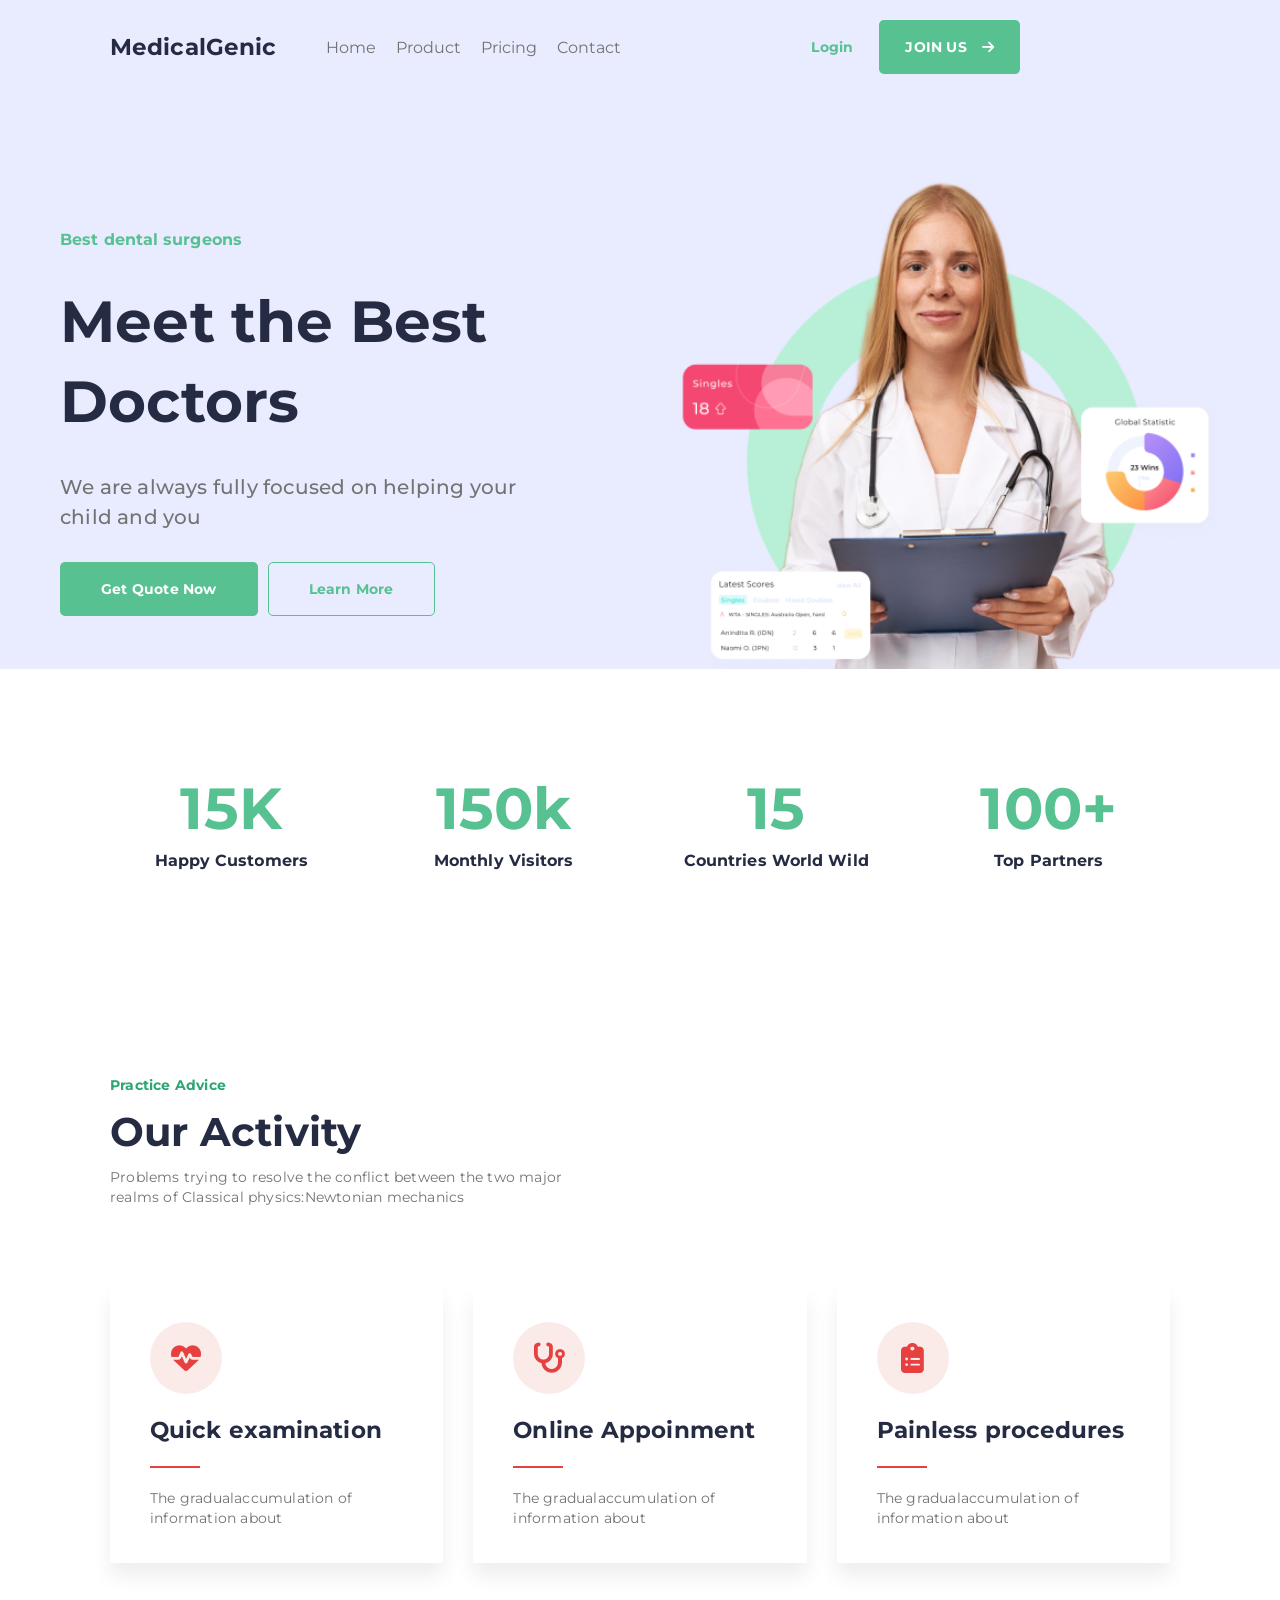
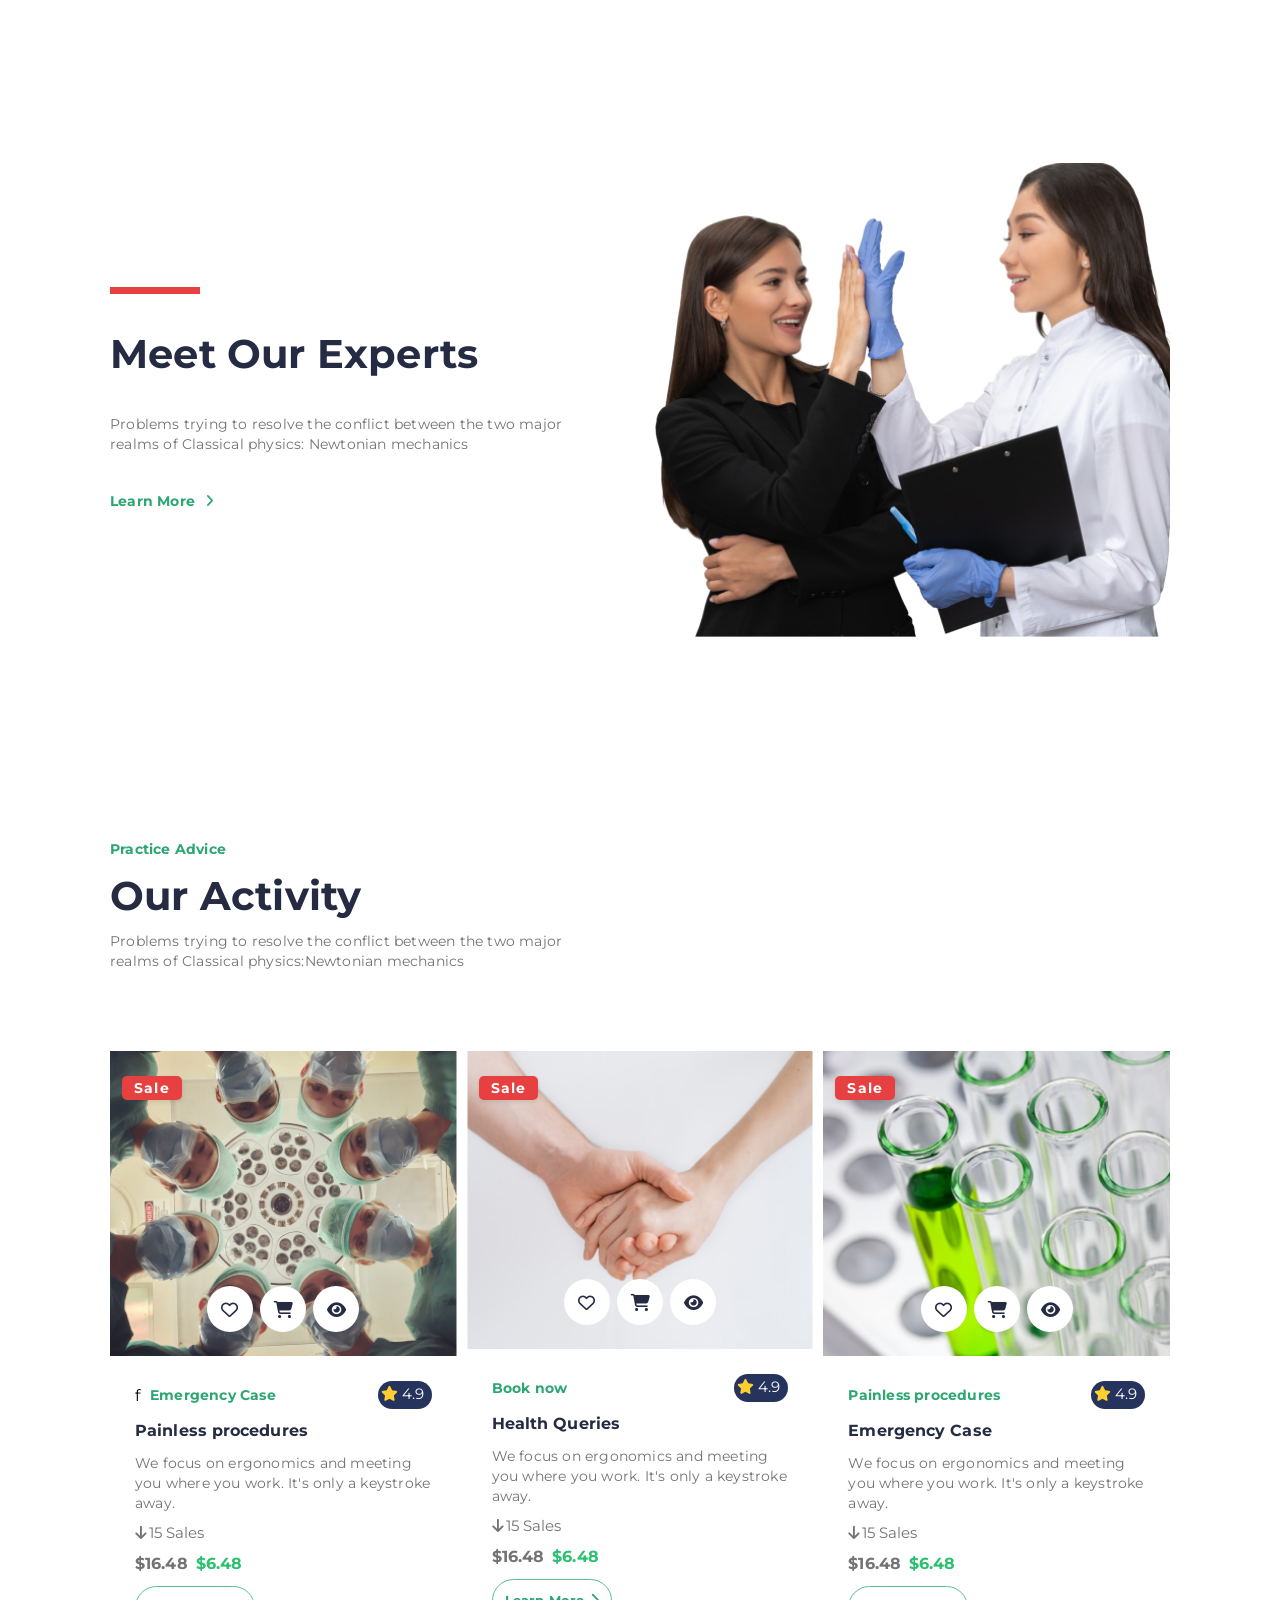
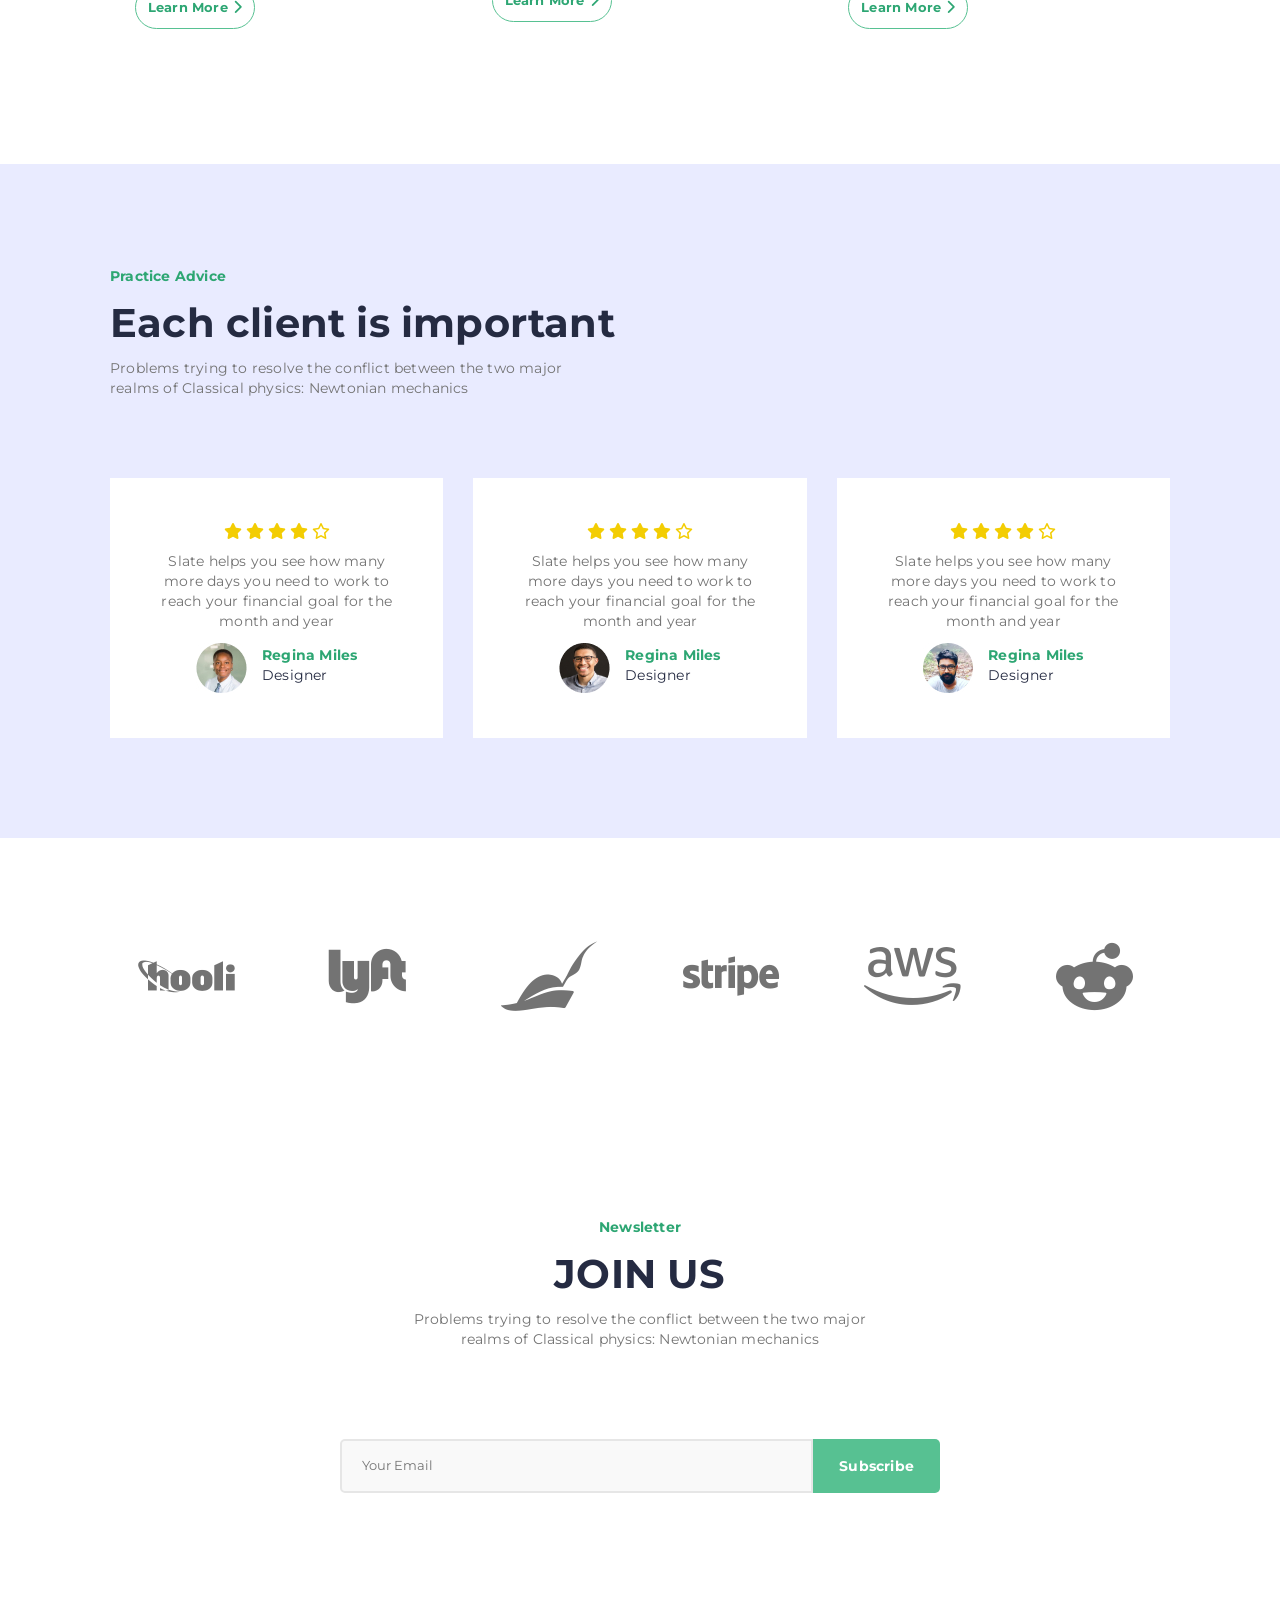
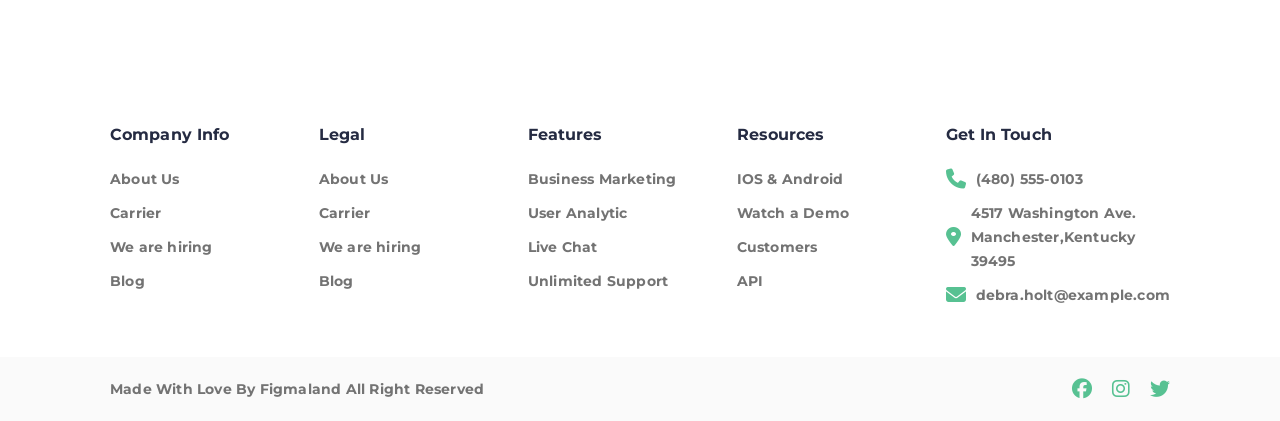
<file: index.html>
<!DOCTYPE html>
<html lang="en">

<head>
  <link rel="stylesheet" href="https://cdnjs.cloudflare.com/ajax/libs/font-awesome/6.4.2/css/all.min.css"
    integrity="sha512-z3gLpd7yknf1YoNbCzqRKc4qyor8gaKU1qmn+CShxbuBusANI9QpRohGBreCFkKxLhei6S9CQXFEbbKuqLg0DA=="
    crossorigin="anonymous" referrerpolicy="no-referrer" />
  <link rel="preconnect" href="https://fonts.googleapis.com">
  <link rel="preconnect" href="https://fonts.gstatic.com" crossorigin>
  <meta charset="UTF-8">
  <meta name="viewport" content="width=device-width, initial-scale=1.0">
  <title>project</title>
  <link rel="stylesheet" href="/css/sample2.css">
  <link rel="stylesheet" href="css/responsive.css">
 

  
</head>

<body>

  
  <header  class="header-main ">
    <div class="container">
      <div class="head">
        <div class="brand">
          <h3 class="brand-head">MedicalGenic </h3>
          <!-- <div class="nav-bar"> -->
          <nav class="nav-bar">
            <ul>
              <li><a href="#">Home</a></li>
              <li><a href="#">Product</a></li>
              <li><a href="#">Pricing</a></li>
              <li><a href="#">Contact</a></li>
            </ul>

          </nav>
          <!-- </div> -->

        </div>
        <div class="header-btn">
          <button class="btn">Login</button>
          <button class="btn filled">
            <span>JOIN US</span>
            <i class="fa-solid fa-arrow-right"></i>
          </button>
        </div>
      </div>
    </div>
  </header>
  <!-- banner section -->
  <section class="header">
    <div class="main-container">
      <div class=" banner-main">
        <div class="banner-section">
          <h5>Best dental surgeons</h5>
          <h1>Meet the Best Doctors</h1>
          <h4>We are always fully focused on helping your
            child and you </h4>
          <div class="bottom_btn">
            <button class="btn filled banner-btn">Get Quote Now</button>
            <button class="btn banner-btn Btn ">Learn More </button>
          </div>

        </div>
        <div class=" imagcontainer">
          <img src="/accets/none (1).png">
        </div>

      </div>
    </div>
  </section>
   <!-- status -->
   <section class="frame status">
    <div class="container">
      <div class="subframe">
        <div class="coloum">
          <h1>15K </h1>
          <h5>Happy Customers</h5>
        </div>
        <div class="coloum">
          <h1>150k </h1>
          <h5>Monthly Visitors</h5>
        </div>
        <div class="coloum">
          <h1>15</h1>
          <h5>Countries World Wild</h5>
        </div>
        <div class="coloum">
          <h1>100+</h1>
          <h5>Top Partners</h5>
        </div>
      </div>
    </div>
  </section>
   <!-- main layout-->
   <section class="frame">
    <div class="container">
      <div class="main_heading">
        <h6>Practice Advice</h6>
        <h2>Our Activity</h2>
        <p>Problems trying to resolve the
          conflict between the two major realms
          of Classical physics:Newtonian mechanics </p>
      </div>
      <div class="cardgroup">
        <div class="card_block">
          <div class="banner_card">
            <div class="banner_card_btn">
              <i class="fa-solid fa-heart-pulse"></i>
            </div>
            <h3>Quick examination</h3>
            <div class="card_line"></div>
            <p>The gradualaccumulation of
              information about </p>
          </div>
        </div>
        <!-- second card -->

        <div class="card_block">
          <div class="banner_card">
            <button class="banner_card_btn">
              <i class="fa-solid fa-stethoscope"></i>
            </button>
            <h3>Online Appoinment</h3>
            <div class="card_line"></div>
            <p>The gradualaccumulation of
              information about </p>
          </div>
        </div>

        <!-- third card -->
        <div class="card_block center">
          <div class="banner_card">
            <button class="banner_card_btn">
              <i class="fa-solid fa-clipboard-list"></i>
            </button>
            <h3>Painless procedures</h3>
            <div class="card_line"></div>
            <p>The gradualaccumulation of
              information about </p>
          </div>
        </div>
      </div>
    </div>
  </section>
  
  <!-- frame section -->
  <section class="frame frame_section">
    <div class="container">
      <div class="section">
        <div class="sub_frame">
          <div class="thickcard_line"></div>
          <h2>Meet Our Experts</h2>
          <p>Problems trying to resolve the
            conflict between the two major realms
            of Classical physics:
            Newtonian mechanics </p>
          <a href="#">Learn More<i class="fa-solid fa-angle-right"></i>
            </a>
        </div>
        <div  class=" imagcontainer">
          <img   src="/accets/technology 1.jpg">
        </div>
      </div>
    </div>

    </div>
  </section>
  <!-- second layout -->
  <!-- main layout-->
  <section class="frame secondlayout">
    <div class="container">
      <div class="main_heading">
        <h6>Practice Advice</h6>
        <h2>Our Activity</h2>
        <p>Problems trying to resolve the
          conflict between the two major realms
          of Classical physics:Newtonian mechanics </p>
      </div>
      <!-- cardsecond_section -->
      <div class="cardgroups">

        <div class="product_main">
          <!-- <div class="products-side"> -->
          <div class="column_item">
            <div class="item imagcontainer">
              <img src="/accets/product-cover-124 sec-.jpg">
              <div class="sales">
                <button class="sale_btn">Sale</button>
              </div>
              <div class="icon">
                <button class="heart"><i class="fa-regular fa-heart"></i>
                </button>
                <button class="cartshopping"><i class="fa-solid fa-cart-shopping"></i>
                </button>
                <button class="eye"><i class="fa-solid fa-eye"></i>
                </button>
              </div>
            </div>
          </div>

          <!-- </div> -->
          <!-- centercard -->
          <div class="item-content">
            <!-- <div class="detailes"> -->
            <div class=" main-detailes">f
              <h6>Emergency Case</h6>
              <span class="star">
                <i class="fa-solid fa-star"></i>
                <span>4.9</span>
              </span>
            </div>

            <h5>Painless procedures</h5>
            <p>We focus on ergonomics and meeting
              you where you work. It's only a
              keystroke away.</p>
            <div class="dow_btn"><span class="fa-solid fa-arrow-down"></span>
              <!-- <div class="text2"> -->
              <span>15 Sales</span>
              <!-- </div> -->
            </div>
            <div class="price">
              <h5>$16.48<span>$6.48</span></h5>
            </div>
            <button class="item_btn">
              <div>Learn More<i class="fa-solid fa-chevron-right"></i>
              </div>
            </button>
            <!-- </div> -->
          </div>
        </div>
        <!-- 2 card -->
        <div class="product_main">
          <!-- <div class="products-side"> -->
          <div class="column_item">
            <div class="item imagcontainer">
              <img src="/accets/product-cover-125 sec-.jpg">
              <div class="sales">
                <button class="sale_btn">Sale</button>
              </div>
              <div class="icon">
                <button class="heart"><i class="fa-regular fa-heart"></i>
                </button>
                <button class="cartshopping"><i class="fa-solid fa-cart-shopping"></i>
                </button>
                <button class="eye"><i class="fa-solid fa-eye"></i>
                </button>
              </div>
            </div>
            <!-- </div> -->

          </div>
          <!-- centercard -->
          <div class="item-content">
            <!-- <div class="detailes"> -->
            <div class=" main-detailes">
              <h6>Book now</h6>
              <span class="star">
                <i class="fa-solid fa-star"></i>
                <span>4.9</span>
              </span>
            </div>

            <h5>Health Queries</h5>
            <p>We focus on ergonomics and meeting
              you where you work. It's only a
              keystroke away.</p>
            <div class="dow_btn"><span class="fa-solid fa-arrow-down"></span>
              <!-- <div class="text2"> -->
              <span>15 Sales</span>
              <!-- </div> -->
            </div>
            <div class="price">
              <h5>$16.48<span>$6.48</span></h5>
            </div>
            <button class="item_btn">
              <div>Learn More<i class="fa-solid fa-chevron-right"></i>
              </div>
            </button>
            <!-- </div> -->
          </div>
        </div>
        <!-- 3rd card -->
        <div class="product_main ">
          <!-- <div class="products-side"> -->
          <div class="column_item">
            <div class="item imagcontainer">
              <img src="/accets/product-cover-126 sec-.jpg">
              <div class="sales">
                <button class="sale_btn">Sale</button>
              </div>
              <div class="icon">
                <button class="heart"><i class="fa-regular fa-heart"></i>
                </button>
                <button class="cartshopping"><i class="fa-solid fa-cart-shopping"></i>
                </button>
                <button class="eye"><i class="fa-solid fa-eye"></i>
                </button>
              </div>
            </div>
          </div>

          <!-- </div> -->
          <!-- centercard -->
          <div class="item-content">
            <!-- <div class="detailes"> -->
            <div class=" main-detailes">
              <h6>Painless procedures</h6>
              <div class="star">
                <i class="fa-solid fa-star"></i>
                <span>4.9</span>
              </div>
            </div>

            <h5>Emergency Case</h5>
            <p>We focus on ergonomics and meeting
              you where you work. It's only a
              keystroke away.</p>
            <div class="dow_btn"><span class="fa-solid fa-arrow-down"></span>
              <!-- <div class="text2"> -->
              <span>15 Sales</span>
              <!-- </div> -->
            </div>
            <div class="price">
              <h5>$16.48<span>$6.48</span></h5>
            </div>
            <button class="item_btn">
              <div>Learn More<i class="fa-solid fa-chevron-right"></i>
              </div>
            </button>
            <!-- </div> -->
          </div>
        </div>
      </div>

    </div>
  </section>


  <!--RATING SECTION  -->
  <section class="frame final_layout">
    <div class="container">
      <div class="main_heading">
        <h6>Practice Advice</h6>
        <h2>Each client is important</h2>
        <p>Problems trying to resolve the
          conflict between the two major realms
          of Classical physics: Newtonian mechanics </p>
      </div>
      <!-- rating card1 -->
      <div class="cardgroup">
        <div class="card_content">
          <div class="card">
            <div class="stars">
              <i class="fa-solid fa-star"></i>
              <i class="fa-solid fa-star"></i>
              <i class="fa-solid fa-star"></i>
              <i class="fa-solid fa-star"></i>
              <i class="fa-regular fa-star"></i>
            </div>
            <p>Slate helps you see
              how many more days
              you need to work to
              reach your financial
              goal for the month
              and year</p>
          </div>
          <div class="dp">
            <img src="accets/testimonial-user-cover-167.jpg">
            <div class="dp_txt">
              <a href="#">
                <span>Regina Miles</span></a>
              <h6>Designer</h6>
            </div>

          </div>
        </div>
        <!-- card2 -->
        <div class="card_content">
          <div class="card">
            <div class="stars">
              <i class="fa-solid fa-star"></i>
              <i class="fa-solid fa-star"></i>
              <i class="fa-solid fa-star"></i>
              <i class="fa-solid fa-star"></i>
              <i class="fa-regular fa-star"></i>
            </div>
            <p>Slate helps you see
              how many more days
              you need to work to
              reach your financial
              goal for the month
              and year</p>
          </div>
          <div class="dp">
            <img src="/accets/testimonial-user-cover-169.jpg">
            <div class="dp_txt">
              <a href="#">
                <span>Regina Miles</span></a>
              <h6>Designer</h6>
            </div>

          </div>
        </div>
        <!-- card3 -->
        <div class="card_content center">
          <div class="card">
            <div class="stars">
              <i class="fa-solid fa-star"></i>
              <i class="fa-solid fa-star"></i>
              <i class="fa-solid fa-star"></i>
              <i class="fa-solid fa-star"></i>
              <i class="fa-regular fa-star"></i>
            </div>
            <p>Slate helps you see
              how many more days
              you need to work to
              reach your financial
              goal for the month
              and year</p>
          </div>
          <div class="dp">
            <img src="/accets/testimonial-user-cover-124.jpg">
            <div class="dp_txt">
              <a href="#">
                <span>Regina Miles</span></a>
              <h6>Designer</h6>
            </div>

          </div>
        </div>

      </div>
    </div>
  </section>
  <!--companies  -->
  <section class="frame">
    <div class="container">
      <div class="subframe second">
        <div class="companies">
          <i class="fa-brands fa-hooli"></i>
        </div>
        <div class="companies">
          <i class="fa-brands fa-lyft"></i>
        </div>
        <div class="companies">
          <i class="fa-brands fa-pied-piper-hat"></i>
        </div>
        <div class="companies">
          <i class="fa-brands fa-stripe"></i>
        </div>
        <div class="companies">
          <i class="fa-brands fa-aws"></i>
        </div>
        <div class="companies">
          <i class="fa-brands fa-reddit-alien"></i>
        </div>
      </div>
    </div>
  </section>
  <!--FINAL LAYOUT  -->
  <section class="frame frame_section">
    <div class="container">
      <div class="final">
        <div class="main_heading ">
          <!-- <div class="subframe"> -->
          <h6> Newsletter</h6>
          <h2>JOIN US</h2>
          <p>Problems trying to resolve the conflict between
            the two major realms of Classical physics: Newtonian
            mechanics </p>
        </div>

        <!-- form section -->
        <div class="inputsection">
          <!-- <div class=" input_form"> -->
          <form>
            <input type="email" placeholder="Your Email">
            <button class="btn filled searchbar"><span>Subscribe</span>
            </button>
          </form>
        </div>
      </div>



    </div>
  </section>
  <!--footer section  -->
  <footer class="footer ">
    <div class="footer-bar">
      <div class="container">
        <div class="layout">

          <div class="footer-section">
            <div class="information">
              <h5>Company Info</h5>
            </div>
            <div class="small_info">
              <ul>
                <li><a href="#" class="footer-text">About Us</a></li>
                <li><a href="#" class="footer-text">Carrier</a></li>
                <li><a href="#" class="footer-text">We are hiring</a></li>
                <li><a href="#" class="footer-text">Blog</a></li>
              </ul>
            </div>

          </div>

          <!-- legal -->
          <div class="footer-section">
            <div class="information">
              <h5>Legal</h5>
            </div>
            <div class="small_info">
              <ul>
                <li><a href="#" class="footer-text">About Us</a></li>
                <li><a href="#" class="footer-text">Carrier</a></li>
                <li><a href="#" class="footer-text">We are hiring</a></li>
                <li><a href="#" class="footer-text">Blog</a></li>
              </ul>
            </div>

          </div>
          <!-- Features -->
          <div class="footer-section">
            <div class="information">
              <h5>Features</h5>
            </div>
            <div class="small_info">
              <ul>
                <li><a href="#" class="footer-text">Business Marketing</a></li>
                <li><a href="#" class="footer-text">User Analytic</a></li>
                <li><a href="#" class="footer-text">Live Chat</a></li>
                <li><a href="#" class="footer-text">Unlimited Support</a></li>
              </ul>
            </div>

          </div>
          <!-- Resources -->
          <div class="footer-section ">
            <div class="information">
              <h5> Resources</h5>
            </div>
            <div class="small_info">
              <ul>
                <li><a href="#" class="footer-text">IOS & Android</a></li>
                <li><a href="#" class="footer-text">Watch a Demo</a></li>
                <li><a href="#" class="footer-text">Customers</a></li>
                <li><a href="#" class="footer-text">API</a></li>
              </ul>
            </div>

          </div>
          <!-- Get In Touch -->
          <div class="footer-section center ">
            <div class="information">
              <h5> Get In Touch</h5>
            </div>
            <div class="small_info ">
              <ul>
                <li><a href="#" class="footer_text"><i class="fa-solid fa-phone"></i>
                    <h6>(480) 555-0103</h6>
                  </a></li>
                <li><a href="#" class="footer_text"><i class="fa-solid fa-location-dot"></i>
                    <h6>4517 Washington Ave. Manchester,Kentucky 39495
                    </h6>
                  </a></li>
                <li><a href="#" class="footer_text"><i class="fa-solid fa-envelope"></i>
                    <h6>debra.holt@example.com</h6>
                  </a></li>
              </ul>
            </div>

          </div>
        </div>

      </div>
    </div>


    <!-- <!-- COPYRIGHT SECTION -->
    <div class="copyright">
      <div class="container">
        <div class="copyright-section">
          <span class="copyright_text">Made With Love By Figmaland All Right Reserved </span>
          <div class="social-media-icons">
            <ul>
              <li><a href="#"><i class="fa-brands fa-facebook"></i></a></li>
              <li><a href="#"><i class="fa-brands fa-instagram"></i></a></li>
              <li><a href="#"><i class="fa-brands fa-twitter"></i></a></li>
            </ul>
          </div>
        </div>
      </div>
    </div>
  </footer>
</body>

</html>
</file>
<file: css/sample2.css>
@import url('https://fonts.googleapis.com/css2?family=Montserrat:ital,wght@0,400;0,500;0,600;0,700;0,900;1,500&display=swap');

* {
  margin: 0;
  padding: 0;
  box-sizing: border-box;
  font-family: 'Montserrat', sans-serif;
}

.container {
  max-width: 1100px;
  margin: 0 auto;
  padding: 0px 20px 0px 20px;
}

.header-main {
  background-color: #E9EBFF;
  padding-top: 10px;
  padding-bottom: 10px;

}
.header{
  background-color: #E9EBFF;
}

.head {
  display: flex;
  padding: 10px 0;
  align-items: center;
}

.brand {
  display: flex;
  gap: 50px;
  flex: 1;
  align-items: center;
}
h3 {
  color: var(--text-color, #252B42);
  font-size: 23px;
  font-style: normal;
  font-weight: 700;
  line-height: 32px;
  letter-spacing: 0.1px;
}

.brand-head {
  display: flex;
}

.nav-bar ul {
  display: flex;
  gap: 20px;
  list-style: none;
}

.header-btn {
  margin-right: 150px;
  display: flex;
}

a {
  text-decoration: none;
  color: #737373;

}

.btn {
  color: #57C192;
  font-size: 14px;
  font-weight: 700;
  line-height: 22px;
  letter-spacing: 0.20px;
  border-radius: 5px;
  border: 1px solid transparent;
  /* padding: 15px 19px; */
  padding: 15px 25px;
  background-color: transparent;
  cursor: pointer;
}

.filled {
  color: #FFFFFF;
  background-color: #57C192;
  display: flex;
  justify-content: center;
  align-items: center;
  gap: 15px;
}

/* bannersection */
.main-container {
 max-width:1200px;
  margin: 0 auto;
  padding: 0px 20px 0px 20px;
}

.banner {
  background-color: #E9EBFF;

}

.banner-main {
  display: flex;
  padding-top: 80px;
  gap: 30px;
}

.bottom_btn {
  display: flex;
  gap: 10px;
}

h5 {
  color: #57C192;
  font-size: 16px;
  font-weight: 700;
  line-height: 24px;
  letter-spacing: 0.10px;
}

h1 {
  color: var(--text-color, #252B42);
  font-size: 58px;
  font-style: normal;
  font-weight: 700;
  line-height: 80px;
  letter-spacing: 0.2px;
  gap: 30px;
}

h4 {
  color: var(--second-text-color, #737373);
  font-size: 20px;
  font-style: normal;
  font-weight: 500;
  line-height: 30px;
  letter-spacing: 0.2px;
  max-width: 460px;
}

.banner-section {
  display: flex;
  gap: 30px;
  flex-direction: column;
  flex: 1;
  justify-content: center;


}

.banner-btn {
  border-radius: 5px;
  padding: 15px 40px;
  flex-direction: column;
  align-items: center;

}
.bottum_btn {
  display: flex;
  gap: 20px;

}
.Btn {
  border: 1px solid var(--primary-color, #57C192);
}

.imagcontainer {
  flex: 1;
  display: flex;
  flex: 1;
  justify-content: center;
}

img {
  width: 100%;
  object-fit: cover;
  /* height: 450px; */
}



.frame {
  padding-top: 100px;
  padding-bottom: 100px;
}

.status {
  background-color: #FFFFFF;
}

.subframe {

  gap: 30px;
  display: grid;
  grid-template-columns: repeat(4, 1fr);
  text-align: center;
}


.coloum h1 {
  color: var(--primary-color, #57C192);
  /* text-align: center; */
  font-family: Montserrat;
  font-size: 58px;
  font-style: normal;
  font-weight: 700;
  line-height: 80px;
  letter-spacing: 0.2px;
}

.coloum h5 {
  color: var(--text-color, #252B42);
  font-size: 16px;
  font-style: normal;
  font-weight: 700;
  line-height: 24px;
  letter-spacing: 0.1px;
}

h6 {
  color: var(--primary-text-color, #2DA673);
  font-size: 14px;
  font-style: normal;
  font-weight: 700;
  line-height: 24px;
  letter-spacing: 0.2px;
}

h2 {
  color: var(--text-color, #252B42);
  font-size: 40px;
  font-style: normal;
  font-weight: 700;
  line-height: 50px;
  letter-spacing: 0.2px;
}

p {
  color: var(--second-text-color, #737373);
  font-size: 14px;
  font-style: normal;
  font-weight: 400;
  line-height: 20px;
  letter-spacing: 0.2px;
  max-width: 468px;
}

.main_heading {
  display: flex;
  flex-direction: column;
  gap: 10px;
}

/* card section*/
.cardgroup {
  padding-top: 80px;
  /* padding-bottom:160px; */
  display: grid;
  gap: 30px;
  grid-template-columns: 1fr 1fr 1fr;
}

.card_block {
  display: flex;
  padding: 35px 40px;
  flex-direction: column;
  /* align-items: flex-start; */
  gap: 20px;
  box-shadow: 0px 13px 19px rgba(0, 0, 0, 0.07);
  background: var(--light-background-color, #FFF);

}
 


.banner_card {
  display: flex;
  flex-direction: column;
  gap: 20px;
}
.banner_card h5{
  color: var(--text-color, #252B42);
font-family: Montserrat;
font-size: 16px;
font-style: normal;
font-weight: 700;
line-height: 24px; 
letter-spacing: 0.1px;

}

.card-block {
  display: flex;
}

.banner_card_btn {
  display: flex;
  width: 72px;
  height: 72px;
  padding: 20px;
  justify-content: center;
  align-items: center;
  border-radius: 50%;
  background-color: #FBEBE8;
  border: none;

}

.banner_card_btn i {
  color: #E74040;
  font-size: 30px;
}

.card_line {
  background-color: #E74040;
  width: 50px;
  height: 2px;
}

/* framesection */
.frame_section {
  background-color: #FFFFFFBF;

}

.thickcard_line {
  background-color: #E74040;
  width: 90px;
  height: 7px;

}

.sub_frame  a {
  color: #2DA673;
  font-size: 14px;
  font-weight: 700;
  line-height: 24px;
  letter-spacing: 0.20px;
  text-decoration: none;
  display: flex;
    align-items: center;
    gap: 10px;
}


/* .imgframe{
  
     flex:1;  */

.sub_frame {
  display: flex;
  gap: 35px;
  flex-direction: column;
  flex: 1;
  justify-content: center;
}

.section {

  display: flex;

  gap: 30px;
}
 
.secondlayout {
  text-overflow: ellipsis;
  overflow: hidden;

}

.sales {
  position: absolute;
  top: 25px;
  left: 12px;
}
.cardgroups {
  padding-top: 80px;
  /* padding-bottom:160px; */
  display: grid;
  gap: 10px;
  grid-template-columns: 1fr 1fr 1fr;
}



.item {
  position: relative;
  height: 100%;
  object-fit:cover;
}

.sale_btn {
  color: #FFF;
  text-align: center;
  font-size: 14px;
  font-style: normal;
  font-weight: 700;
  line-height: 24px;
  letter-spacing: 1.2px;
  border-radius: 5px;
  padding: 0px 12px;
  border: none;
  background: #E74040;
  box-shadow: 0px 2px 4px 0px rgba(0, 0, 0, 0.10);
}

.icon {
  position: absolute;
  width: 100%;
  text-align: center;
  bottom: 24px;
  display: flex;
    justify-content: center;
    gap: 7px;
}

.icon button {
  border-radius: 200px;
  padding: 23px 23px 23px 23px;
  position: relative;
  border: none;
  background: #FFF;
  /* display: inline-block; */
}


.icon i {
  top: 15px;
  left: 14px;
  position: absolute;
  /* color: #BDBDBD; */
  color: #252B42;
  font-size: 17px;
}

.product_main {
  /* background-color: #fff; */
  overflow: hidden;
  text-overflow: ellipsis;
  
  width: 100%;
}

.products-side {
  display: flex;
  flex-direction: column;
  align-items: center;
}

.detailes {
  padding: 25px;
}

.detailes {
  color: #2DA673;
  font-size: 14px;
  font-style: normal;
  font-weight: 700;
  line-height: 24px;
  letter-spacing: 0.2px;
}
.main-detailes {
  display: flex;
  gap: 10px;
  align-items: center;
  /* justify-content: center;
  white-space: nowrap;  */
  justify-content: space-between;

}
.main-detailes h6 {
  font-size: 14px;
  line-height: 24px;
  letter-spacing: 0.2px;
  flex: 1;
  text-overflow: ellipsis;
    max-width: 80%;
    overflow: hidden;
}

h6 {
}
.star {
  border: none;
  border-radius: 20px;
  background: var(--dark-background-color, #26335D);
  padding: 3px 8px 6px 3px;
}
.star i {
  font-size: 15px;
  color: #FFCE31;
}
.star span {
  color: #ffffff;
  font-size: 15px;
}
.color: var(--text-color, #252B42);

/* h5 */
.detailes h5 {
  color: var(--text-color, #252B42);
  font-size: 16px;
  font-style: normal;
  font-weight: 700;
  line-height: 24px;
  letter-spacing: 0.1px;
}
.dow_btn {
  border: none;
  font-size: 10px;
  background-color: #fff;
}
.dow_btn span {
  color: #737373;
  font-size: 15px;
}
.text2 h6 {
  color: #737373;
  font-size: 13px;
  font-style: normal;
  font-weight: 700;
  line-height: 25px;
  letter-spacing: 0.20px;
  margin-left: 20px;
}
.price h5 {
  color: #737373;
}
.price {
  font-style: normal;
  font-weight: 700;
  line-height: 24px;
  letter-spacing: 0.1px;
  font-size: 14px;
}
.price span {
  color: #2DC071;
  text-align: center;
  padding-left: 8px;
}
.item_btn {
  padding: 11px 11px;
  color: #2DA673;
  font-style: normal;
  font-weight: 700;
  line-height: 19px;
  letter-spacing: 0.2px;
  border-radius: 100px;
  border: 1px solid #57C192;
  background-color: white;
  cursor: pointer;
  max-width: 120px;
}

.item_btn i {
  margin-left: 5px;
  font-size: 14px;
}
.detailes p {
  color: #737373;
  font-size: 14px;
  font-style: normal;
  font-weight: 400;
  line-height: 20px;
  letter-spacing: 0.20px;
}
.item-content {
  display: flex;
  padding: 25px 25px 35px 25px;
  flex-direction: column;
  gap: 10px;
  justify-content: space-between;

}
.item-content h5 {
  color: var(--text-color, #252B42);
  font-size: 16px;
  overflow: hidden;
  text-overflow: ellipsis;
  

}

.price h5 {
  color: #737373;
}

/* ratingcard*/
.card_content {
  background: #fff;
  display: flex;
  padding: 44px 44px;
  flex-direction: column;
  align-items: center;
  overflow: hidden;
  text-overflow: ellipsis;
  gap: 12px;
}
/* .card_content:hover {
  transform: translate3D(0,-1px,0) scale(1.1); 
  transition: all .7s ease; 
  cursor: pointer;
  color: var(--primarycolor);
  border-radius:8px;
} */
.stars {
  background-color: transparent;
  border: none;
  color: #F3CD03;
}
.card {
  display: flex;
  justify-content: space-between;
  text-align: center;
  gap: 10px;
  flex-direction: column;
  /* max-width: 160px; */
}
.dp {
  display: flex;
  justify-content: space-between;
  gap: 15px;
  overflow: hidden;
  text-overflow: ellipsis;
  white-space: nowrap;
}
.dp_txt {
  display: flex;
  flex-direction: column;
  max-width: 100px;
}
.ratingcard {
  display: grid;
  gap: 30px;
  grid-template-columns: 1fr 1fr 1fr;
  padding-top: 80px;
}
.final_layout {
  background: var(--faded-secondary-color-1, #E9EBFF);
}
.dp a {
  color: #2DA673;
  font-size: 14px;
  font-weight: 700;
  line-height: 24px;
  letter-spacing: 0.20px;
  text-decoration: none;
}
.dp h6 {
  color: #252B42;
  font-size: 14px;
  font-weight: 400;
  line-height: 16px;
  letter-spacing: 0.20px;
}
.companies {
  display: flex;
  font-weight: 700;
 
  text-overflow: ellipsis;
  text-align: center;
  color: #737373;
  font-size: 77px;
  justify-content:center;
}
.second {
  width: 100%;
  gap: 30px;
  grid-template-columns: repeat(6, 1fr);
}
/* finallayout */
.final {
  width: 100%;
  text-align: center;
  display: flex;
  flex-direction: column;
  align-items: center;
  gap: 10px;
}
.inputsection{
  width: 100%;
  max-width:600px;
}
input {
  width:100%;
  border-radius: 5px 0px 0px 5px;
  border: 2px solid #E6E6E6;
  background: #F9F9F9;
  outline: none;
  padding: 16px 0px 18px 20px;
}
.searchbar {
  border-radius: 0px 5px 5px 0px;
}
form {
  text-align: center;
  margin: 0px auto;
  padding-top: 80px;
  padding-bottom: 80px;
  display: flex;
  width:100%;
}
.information h5 {
  color: #252B42;
  font-size: 16px;
  font-weight: 700;
  line-height: 24px;
  letter-spacing: 0.10px;
}
.small_info ul {
  gap: 10px;
  list-style: none;
  display: flex;
  flex-direction: column;
  list-style: none;
}
.layout {
  display: grid;
    gap: 16px;
    /* justify-content: center; */
    grid-template-columns: 5 1fr;
    grid-template-columns: repeat(5, 1fr);
}


.footer-section {
  display: flex;
  flex-direction: column;
  gap: 20px;
}

.small_info a {
  text-decoration: none;
  color: #737373;
}
.footer_text i {
  font-size: 20px;
  color: #57C192;
  align-items: center;
  display: flex;
}
.footer-text {
  color: var(--second-text-color, #737373);
  font-size: 14px;
  font-style: normal;
  font-weight: 700;
  line-height: 24px;
  letter-spacing: 0.2px;
}

.footer_text h6 {
  color: var(--second-text-color, #737373);
  font-size: 14px;
  font-style: normal;
  font-weight: 700;
  line-height: 24px;
  letter-spacing: 0.2px;
}

/*  COPYRIGHT SECTION */
.copyright {
  width: 100%;
  background-color: #FAFAFA;
  padding-top: 20px;
  padding-bottom: 20px;

}
.copyright_text {
  text-decoration: none;
  color: #737373;
  font-size: 14px;
  font-weight: 700;
  line-height: 24px;
  letter-spacing: 0.20px;
}
.footer-bar {
  padding: 50px 0px;

}
.social-media-icons i {
  color: #57C192;
  font-size: 20px;
}
.social-media-icons ul {
  gap: 20px;
  list-style: none;
  display: flex;
  /* flex-direction: column; */
  list-style: none;

}

.copyright-section {
  display: flex;
  justify-content: space-between;
  text-align: center;
  align-items: center;
  gap:10px;
}

.footer_text {
  display: flex;
  gap: 10px;
}
</file>
<file: css/responsive.css>
@import url('https://fonts.googleapis.com/css2?family=Montserrat:ital,wght@0,400;0,500;0,600;0,700;0,900;1,500&display=swap');


@media screen and (max-width: 998px) {
    .banner-main {
        padding-bottom: 25px;
    }
    .card_block {
        padding:30px 13px;
                
        }
   

}





/* br point of lap */
@media screen and (max-width: 860px) {
    /* bannersection */
    .header-btn {
        display: none;
    }

    .banner-btn {
        padding: 15px;
    }
    .brand-head {
        flex: 1;
    }
    .banner-main .imagcontainer {
        display: none;
    }
    .section {
        text-align: center;
        align-items: center;
        display: flex;
        flex-direction: column;
    }
    /* framesection */
    /* .frame_section .imagcontainer {
        display: none;
    } */
    .sub_frame {
        text-align: center;
        align-items: center;
    }
    .cardgroup{
        gap:24px;
    }
    .card_block {
        padding:30px 13px;
                
        }
   
}



/* breaking point of tab */

@media screen and (max-width: 767px) {
    /* bannersection */
    .header-main {
        display: none;
    }
    .banner-main {
        flex-direction: column;
        text-align: center;
    }

    h5 {
        font-size: 18px;
    }

    .banner-section {
        text-align: center;
        align-items: center;
    }
    

    /* framesection */
    .subframe {
        grid-template-columns: repeat(2, 1fr);
        gap: 65px;
    }
    .coloum h1 {
        font-size: 66px;
    }

    .coloum h5 {
        font-size: 18px;
    }

    h6 {
        font-size: 16px;
    }

    h2 {
        font-size: 45px;
    }
    h3{
        font-size:22px;
    }

    p {
        font-weight: 600;
    }
    .card_block {
        padding:30px 13px;
                
        }
/* cardsection */
    .main-detailes h6 {
        font-size: 18px;
    }

    .item-content h5 {
        font-size: 17px;
    }

    .dow_btn span {
        font-size: 16px;
    }

/* 
    .frame_section .imagcontainer { 
        display: grid;
    }  */

    .sub_frame {
        align-items: center;
        text-align: center;
    }

    .main_heading {
        text-align: center;
        align-items: center;
    }
/* cardsection */
    .cardgroup {
        grid-template-columns: repeat(2, 1fr);
    }
    .center {
        grid-column: 1/3;
    }

    .banner_card {
        text-align: center;
        align-items: center;
        font-weight: 20px;
    }
    .cardgroups {
        grid-template-columns: 1fr;
     gap:30px;
    }
    .item-content {
        padding-top: 0px;
        gap: 10px;
    }

    .star i {
        font-size: 18px;
    }

    .star span {
        font-size: 18px;
    }

    .product_main {
        display: flex;
    }

    .layout {
        grid-template-columns: 1fr  1fr;
        gap: 70px;
    }

    .companies {
        font-size: 100px;
    }
    .coloum:hover {
        transform: translate3D(0, -1px, 0) scale(1.1);
        transition: all .7s ease;
    }

    .companies:hover {

        transform: translate3D(0, -2px, 0) scale(1.2);
        transition: all .7s ease;

    }
/* footersection */
    .second {
        gap: 50px;
    }

    .information h5 {
        font-size: 20px;
    }

    .footer-text {
        font-size: 18px;
    }

    .footer_text h6 {
        font-size: 18px;
    }
    .copyright-section {
        flex-direction: column;
    }
    .copyright_text{
        font-size: 16px;
    }
    .small_info ul {
        gap: 25px;
    }
    .footer-bar {
        padding: 60px 0;
    }
}




/* br point of mob */

@media screen and (max-width: 582px) {
    .banner-main {
        flex-direction: column;
        align-items: center;
        text-align: center;
    }

    /* .bottom_btn {

        flex-direction: column;
    } */


    .subframe {
        grid-template-columns: 1fr;
        gap: 60px;
    }

    .coloum h1 {
        font-size: 80px;


    }

    .coloum h5 {
        font-size: 21px;

    }

    .main-detailes h6 {
        font-size: 22px;
    }

    .item-content h5 {
        font-size: 20px;

    }

    .main_heading {
        gap: 20px;


    }

    p {
        font-weight: 550;
        font-size: 18px;

        font-style: normal;
        line-height: 30px;
        letter-spacing: 0.2px;
    }

    .star i {
        font-size: 22px;
    }

    .star span {
        font-size: 22px;
    }

    .companies {
        font-size: 100px;
    }

    .cardgroup {
        display: flex;
        flex-direction: column;
    }

    .cardgroups {
        /* display: flex; */
        flex-direction: column;
    }

    .product_main {
        display: block;
    }

    .layout {
        display: flex;
        flex-direction: column;
        text-align: center;
        align-items: center;
    }

    .dow_btn span {

        font-size: 20px;
    }

    .item-content {
        padding: 12px;
        gap: 20px;
    }

    .information h5 {
        font-size: 21px;
    }

    .footer-text {
        font-size: 18px;
    }

    .footer_text h6 {
        font-size: 18px;
    }

    .footer_text {

        flex-direction: column;
        align-items: center;
    }

    .layout {
        gap: 55px;
    }

    .small_info ul {
        gap: 20px;
    }

    .card {
        gap: 20px;
    }

    .card_content {
        gap: 25px;
    }

    .sub_frame a {
        font-size: 17px;
    }

    h6 {
        font-size: 18px;
    }

    .dp a {
        font-size: 16px;
    }

    .dp h6 {
        font-size: 16px;
    }

    .sale_btn {
        font-size: 18px;
    }

    .copyright_text {
        font-size: 17px;

    }

    .social-media-icons i {

        font-size: 23px;
    }

    .copyright-section {
        gap: 10px;
    }


}

/* @media screen and (max-width: 420px){
    .subframe{
        grid-template-columns:1fr ; 
    }
    form{
        flex-direction: column;
        gap:5px;
    }
    input{
        border-radius: 5px;
    }
    .searchbar{
        border-radius: 5px;
    }


} */
</file>
